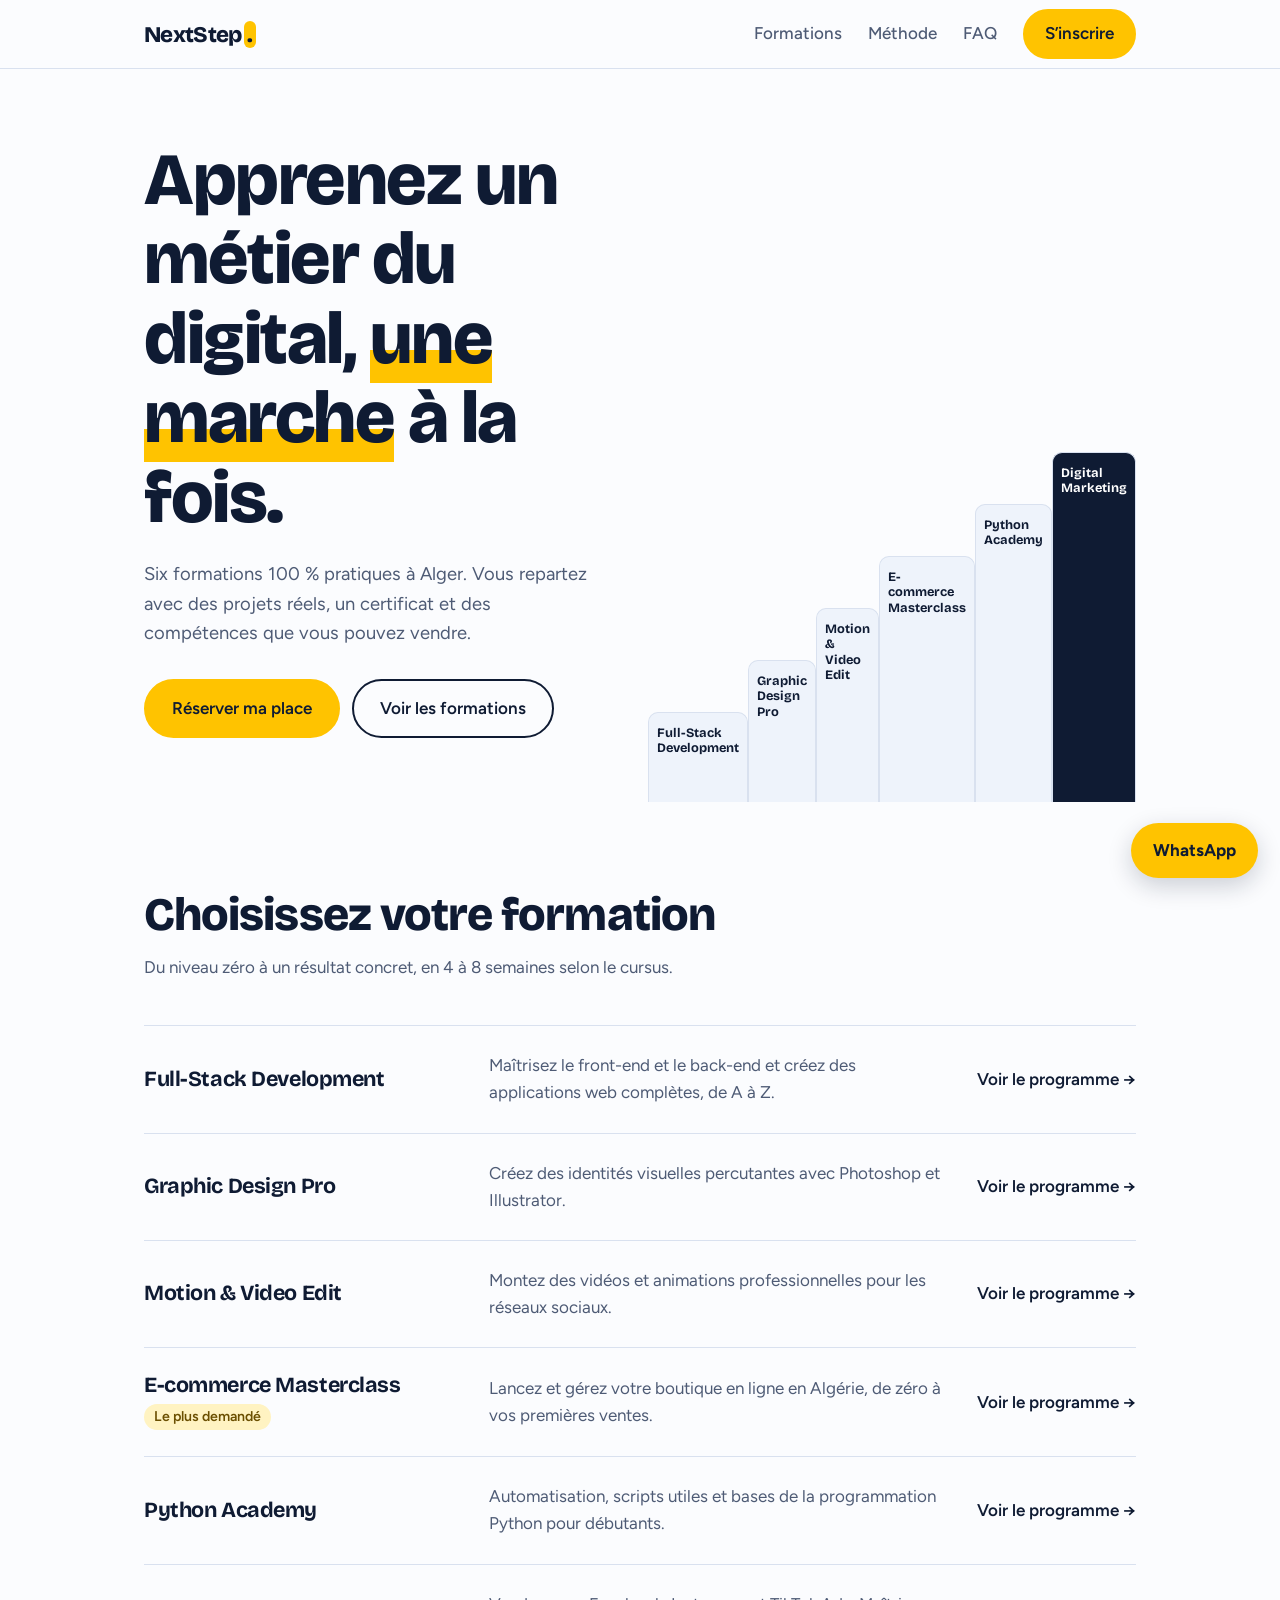
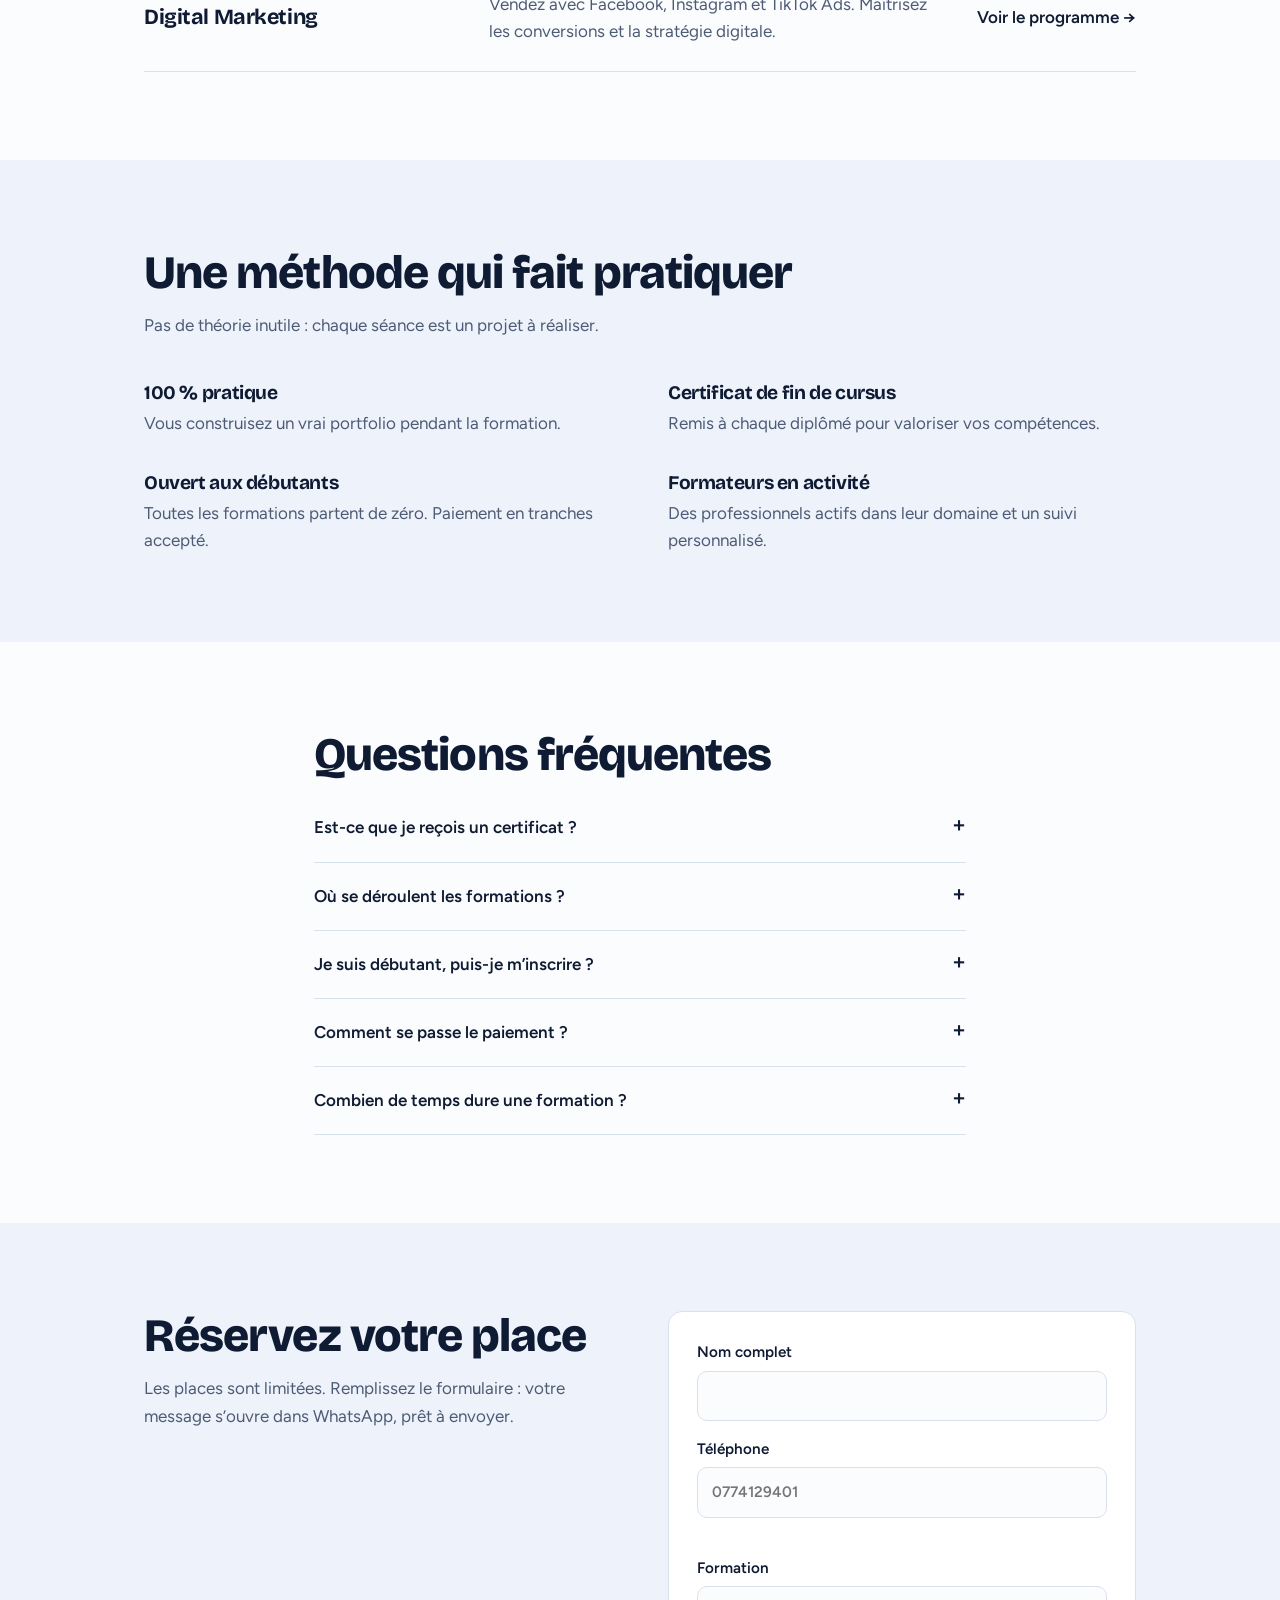
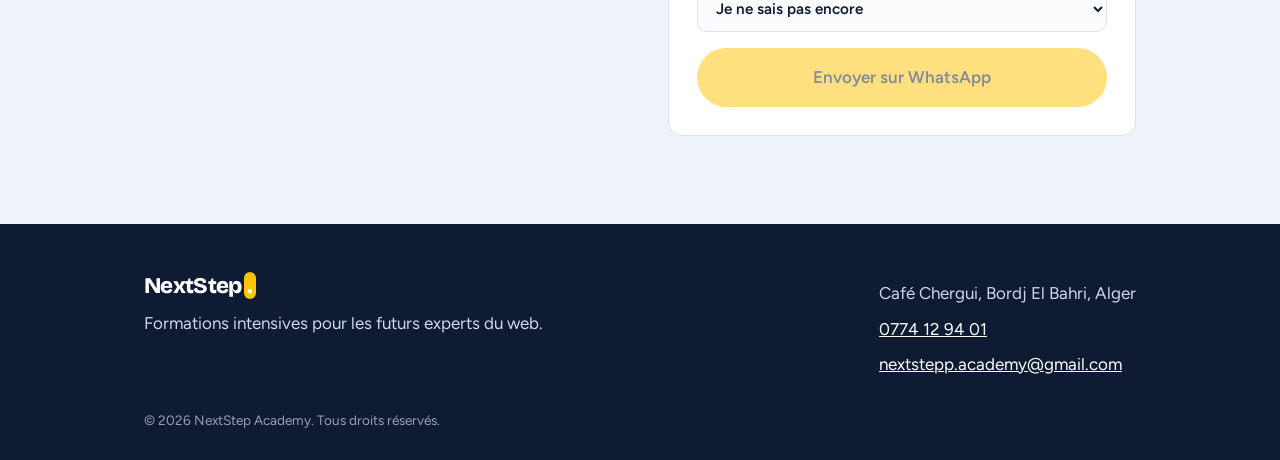
<file: index.html>
<!doctype html>
<html lang="fr">
<head>
<meta charset="utf-8"><meta name="viewport" content="width=device-width,initial-scale=1">
<title>NextStep Academy · Formations digitales à Alger</title>
<meta name="description" content="Formations pratiques en développement web, design, montage vidéo, e-commerce, Python et marketing digital à Alger. Débutants acceptés, paiement en tranches.">
<link rel="icon" href="/assets/favicon.svg" type="image/svg+xml">
<link rel="stylesheet" href="/assets/style.css">
</head>
<body>
<header><div class="wrap"><a class="logo" href="/">NextStep<i>.</i></a>
<nav><a href="#formations">Formations</a><a href="#methode">Méthode</a><a href="#faq">FAQ</a><a class="btn gold" href="#inscription">S’inscrire</a></nav></div></header>
<main>
<div class="hero"><div class="wrap">
 <div>
  <h1>Apprenez un métier du digital, <mark>une marche</mark> à la fois.</h1>
  <p class="lead">Six formations 100 % pratiques à Alger. Vous repartez avec des projets réels, un certificat et des compétences que vous pouvez vendre.</p>
  <div class="acts"><a class="btn gold" href="#inscription">Réserver ma place</a><a class="btn line" href="#formations">Voir les formations</a></div>
 </div>
 <div class="stairs" id="stairs" aria-label="Nos six formations"></div>
</div></div>

<section id="formations"><div class="wrap">
 <h2>Choisissez votre formation</h2>
 <p class="sub">Du niveau zéro à un résultat concret, en 4 à 8 semaines selon le cursus.</p>
 <div class="rows" id="courses"></div>
</div></section>

<section id="methode" class="alt"><div class="wrap">
 <h2>Une méthode qui fait pratiquer</h2>
 <p class="sub">Pas de théorie inutile : chaque séance est un projet à réaliser.</p>
 <div class="method">
  <div><h3>100 % pratique</h3><p>Vous construisez un vrai portfolio pendant la formation.</p></div>
  <div><h3>Certificat de fin de cursus</h3><p>Remis à chaque diplômé pour valoriser vos compétences.</p></div>
  <div><h3>Ouvert aux débutants</h3><p>Toutes les formations partent de zéro. Paiement en tranches accepté.</p></div>
  <div><h3>Formateurs en activité</h3><p>Des professionnels actifs dans leur domaine et un suivi personnalisé.</p></div>
 </div>
</div></section>

<section id="faq"><div class="wrap" style="max-width:780px">
 <h2>Questions fréquentes</h2>
 <details><summary>Est-ce que je reçois un certificat ?</summary><p>Oui. Un certificat NextStep Academy est remis à la fin de chaque cursus.</p></details>
 <details><summary>Où se déroulent les formations ?</summary><p>Au Café Chergui, Bordj El Bahri, Alger, avec une bonne connexion internet.</p></details>
 <details><summary>Je suis débutant, puis-je m’inscrire ?</summary><p>Oui. Aucune expérience n’est nécessaire : on part des bases.</p></details>
 <details><summary>Comment se passe le paiement ?</summary><p>Le paiement par tranches est accepté. Écrivez-nous sur WhatsApp pour choisir l’option qui vous convient.</p></details>
 <details><summary>Combien de temps dure une formation ?</summary><p>Entre 4 et 8 semaines selon le cursus, avec plusieurs séances par semaine.</p></details>
</div></section>

<section id="inscription" class="alt"><div class="wrap signup">
 <div><h2>Réservez votre place</h2><p class="sub">Les places sont limitées. Remplissez le formulaire : votre message s’ouvre dans WhatsApp, prêt à envoyer.</p></div>
 <form id="signup" novalidate>
  <label>Nom complet<input id="name" required autocomplete="name"></label>
  <label>Téléphone<input id="phone" inputmode="numeric" maxlength="10" placeholder="0774129401" required autocomplete="tel"><span class="err" id="err" role="alert"></span></label>
  <label>Formation<select id="course"></select></label>
  <button class="btn gold" type="submit">Envoyer sur WhatsApp</button>
 </form>
</div></section>
</main>
<footer><div class="wrap">
 <div><a class="logo" href="/">NextStep<i>.</i></a><p>Formations intensives pour les futurs experts du web.</p></div>
 <div><p>Café Chergui, Bordj El Bahri, Alger</p><p><a href="tel:+213774129401">0774 12 94 01</a></p><p><a href="mailto:nextstepp.academy@gmail.com">nextstepp.academy@gmail.com</a></p></div>
</div><div class="wrap copy">© 2026 NextStep Academy. Tous droits réservés.</div></footer>
<a class="fab" href="https://wa.me/213774129401" target="_blank" rel="noopener">WhatsApp</a>
<script src="/assets/data.js"></script><script src="/assets/site.js"></script>
</body></html>
</file>
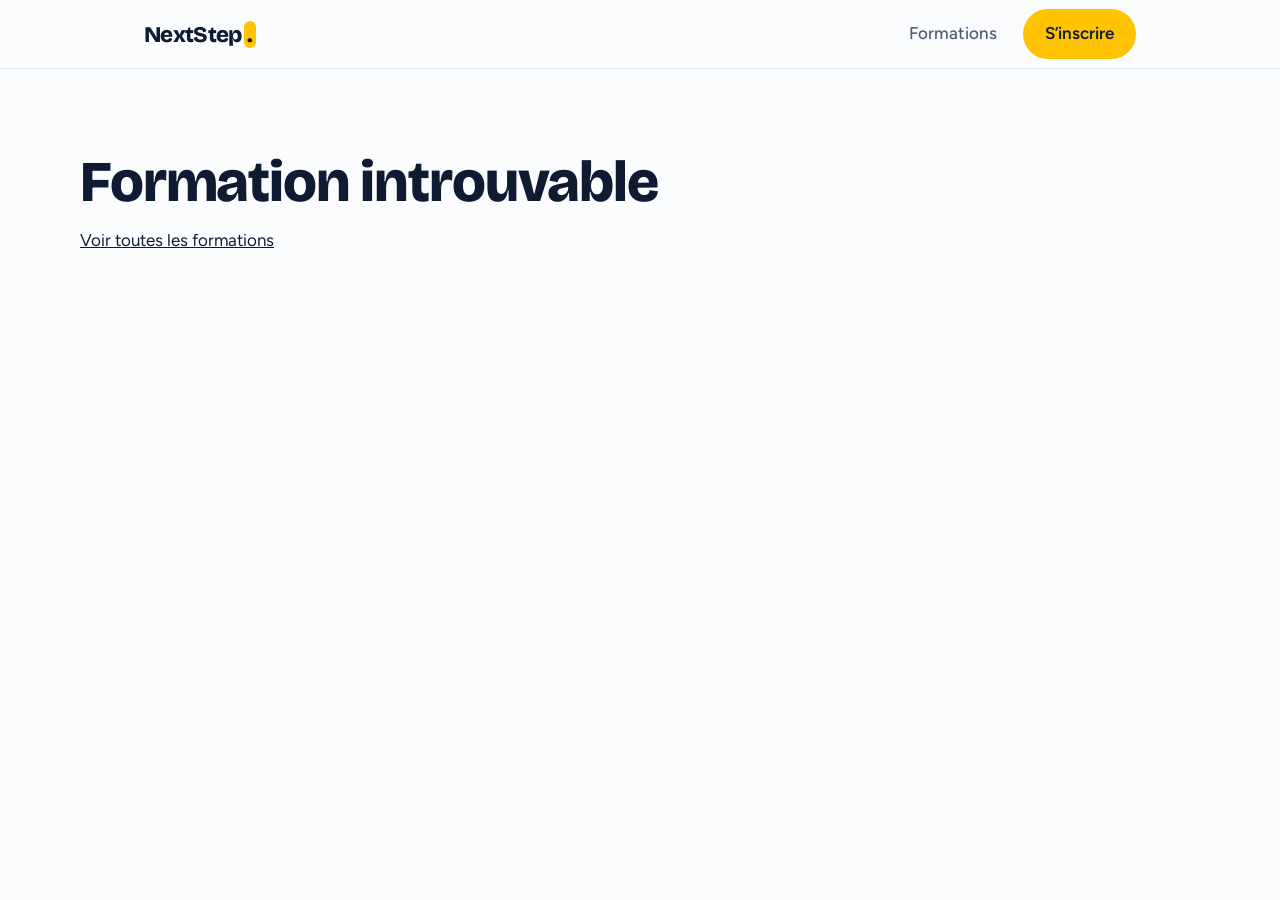
<file: formation.html>
<!doctype html>
<html lang="fr">
<head>
<meta charset="utf-8"><meta name="viewport" content="width=device-width,initial-scale=1">
<title>Formation · NextStep Academy</title>
<link rel="icon" href="/assets/favicon.svg" type="image/svg+xml">
<link rel="stylesheet" href="/assets/style.css">
</head>
<body>
<header><div class="wrap"><a class="logo" href="/">NextStep<i>.</i></a>
<nav><a href="/#formations">Formations</a><a class="btn gold" href="/#inscription">S’inscrire</a></nav></div></header>
<main class="wrap chead" id="course-page"></main>
<script src="/assets/data.js"></script><script src="/assets/site.js"></script>
</body></html>
</file>
<file: assets/style.css>
@import url('https://fonts.googleapis.com/css2?family=Bricolage+Grotesque:opsz,wght@12..96,500;12..96,700;12..96,800&family=Figtree:wght@400;500;600&display=swap');
:root{--ink:#0f1b33;--muted:#4e5b75;--paper:#fbfcfe;--tint:#eef3fb;--line:#d9e1ef;--gold:#ffc300;--gold-d:#6b4f00;--r:14px}
*{box-sizing:border-box;margin:0;padding:0}
html{scroll-behavior:smooth;scroll-padding-top:80px}
body{font:400 1.0625rem/1.6 Figtree,system-ui,sans-serif;color:var(--ink);background:var(--paper)}
h1,h2,h3{font-family:'Bricolage Grotesque',sans-serif;line-height:1.08;letter-spacing:-.02em}
a{color:inherit}
:focus-visible{outline:3px solid var(--ink);outline-offset:3px}
.wrap{max-width:1120px;margin:0 auto;padding:0 5%}
.btn{display:inline-block;padding:14px 26px;border-radius:999px;font-weight:600;text-decoration:none;border:2px solid var(--ink);transition:transform .15s,background .15s;cursor:pointer;font:inherit;font-weight:600}
.btn:hover{transform:translateY(-2px)}
.btn.gold{background:var(--gold);border-color:var(--gold);color:var(--ink)}
.btn.line{background:transparent}
.btn[disabled]{opacity:.5;cursor:not-allowed;transform:none}
header{position:sticky;top:0;z-index:10;background:rgba(251,252,254,.92);backdrop-filter:blur(10px);border-bottom:1px solid var(--line)}
header .wrap{display:flex;align-items:center;justify-content:space-between;height:68px}
.logo{font:800 1.4rem 'Bricolage Grotesque',sans-serif;text-decoration:none;letter-spacing:-.03em}
.logo i{font-style:normal;background:var(--gold);padding:0 .15em;border-radius:6px;margin-left:2px}
nav{display:flex;gap:26px;align-items:center}
nav a{text-decoration:none;color:var(--muted);font-weight:500}
nav a:hover{color:var(--ink)}
nav .btn{padding:9px 20px;color:var(--ink)}
/* hero */
.hero{padding:72px 0 0;overflow:hidden}
.hero .wrap{display:grid;grid-template-columns:1.05fr 1fr;gap:48px;align-items:end}
.hero h1{font-size:clamp(2.6rem,6vw,4.6rem);font-weight:800;margin-bottom:22px}
.hero h1 mark{background:linear-gradient(transparent 62%,var(--gold) 62%);color:inherit}
.hero p.lead{color:var(--muted);max-width:30em;margin-bottom:30px;font-size:1.15rem}
.hero .acts{display:flex;gap:12px;flex-wrap:wrap;padding-bottom:64px}
.stairs{display:grid;grid-template-columns:repeat(6,1fr);align-items:end;gap:0;min-height:380px}
.stairs a{height:var(--h);background:var(--tint);border:1px solid var(--line);border-bottom:0;border-radius:10px 10px 0 0;padding:12px 8px;text-decoration:none;font:700 .8rem/1.2 'Bricolage Grotesque',sans-serif;display:flex;align-items:flex-start;transition:background .2s}
.stairs a:hover{background:var(--gold)}
.stairs a:last-child{background:var(--ink);color:#fff}
.stairs a:last-child:hover{background:var(--gold);color:var(--ink)}
/* sections */
section{padding:88px 0}
.alt{background:var(--tint)}
h2{font-size:clamp(1.9rem,4vw,2.9rem);font-weight:800;margin-bottom:14px}
.sub{color:var(--muted);max-width:36em;margin-bottom:44px}
.rows{border-top:1px solid var(--line)}
.row{display:grid;grid-template-columns:1.1fr 1.6fr auto;gap:28px;align-items:center;padding:26px 0;border-bottom:1px solid var(--line);text-decoration:none;transition:padding .2s}
.row:hover{padding-left:12px}
.row h3{font-size:1.35rem}
.row small{display:inline-block;margin-top:6px;font-weight:600;color:var(--gold-d);background:#fff3c2;padding:2px 10px;border-radius:99px}
.row p{color:var(--muted)}
.row .go{font-weight:600;white-space:nowrap}
.method{display:grid;grid-template-columns:repeat(2,1fr);gap:36px 56px}
.method h3{font-size:1.2rem;margin-bottom:6px}
.method p{color:var(--muted)}
details{border-bottom:1px solid var(--line);padding:20px 0}
summary{font-weight:600;cursor:pointer;list-style:none;display:flex;justify-content:space-between;gap:16px}
summary::after{content:"+";font-size:1.4rem;line-height:1;transition:transform .2s}
details[open] summary::after{transform:rotate(45deg)}
details p{color:var(--muted);margin-top:10px;max-width:42em}
/* form */
.signup{display:grid;grid-template-columns:1fr 1fr;gap:56px;align-items:start}
form{background:#fff;border:1px solid var(--line);border-radius:var(--r);padding:28px;display:grid;gap:16px}
label{font-weight:600;font-size:.95rem;display:grid;gap:6px}
input,select{font:inherit;padding:12px 14px;border:1.5px solid var(--line);border-radius:10px;background:var(--paper);color:var(--ink)}
input.invalid{border-color:#c0392b}
.err{color:#c0392b;font-size:.85rem;min-height:1.2em;font-weight:500}
footer{background:var(--ink);color:#cfd8ea;padding:48px 0 28px}
footer .wrap{display:flex;justify-content:space-between;gap:32px;flex-wrap:wrap}
footer .logo{color:#fff}
footer p{margin-top:8px}
footer a{color:#fff}
.copy{margin-top:32px;font-size:.85rem;opacity:.7}
/* course page */
.chead{padding:64px 0 32px}
.chead .back{color:var(--muted);text-decoration:none;font-weight:500}
.chead h1{font-size:clamp(2.2rem,5vw,3.6rem);font-weight:800;margin:18px 0 14px}
.tools{display:flex;gap:8px;flex-wrap:wrap;margin:18px 0 28px}
.tools span{background:var(--tint);border:1px solid var(--line);padding:4px 14px;border-radius:99px;font-weight:500;font-size:.9rem}
.mods{list-style:none;border-top:1px solid var(--line);max-width:640px}
.mods li{padding:16px 0;border-bottom:1px solid var(--line);font-weight:500}
.fab{position:fixed;right:22px;bottom:22px;background:var(--gold);color:var(--ink);padding:14px 22px;border-radius:999px;font-weight:700;text-decoration:none;box-shadow:0 8px 24px rgba(15,27,51,.2)}
@media(max-width:860px){
 nav a:not(.btn){display:none}
 .hero .wrap,.signup{grid-template-columns:1fr}
 .hero .acts{padding-bottom:32px}.stairs{min-height:300px}.stairs a{font-size:.65rem;padding:8px 4px}
 .row{grid-template-columns:1fr;gap:8px}.method{grid-template-columns:1fr}
}
@media(prefers-reduced-motion:reduce){*{transition:none!important;scroll-behavior:auto!important}}
</file>
